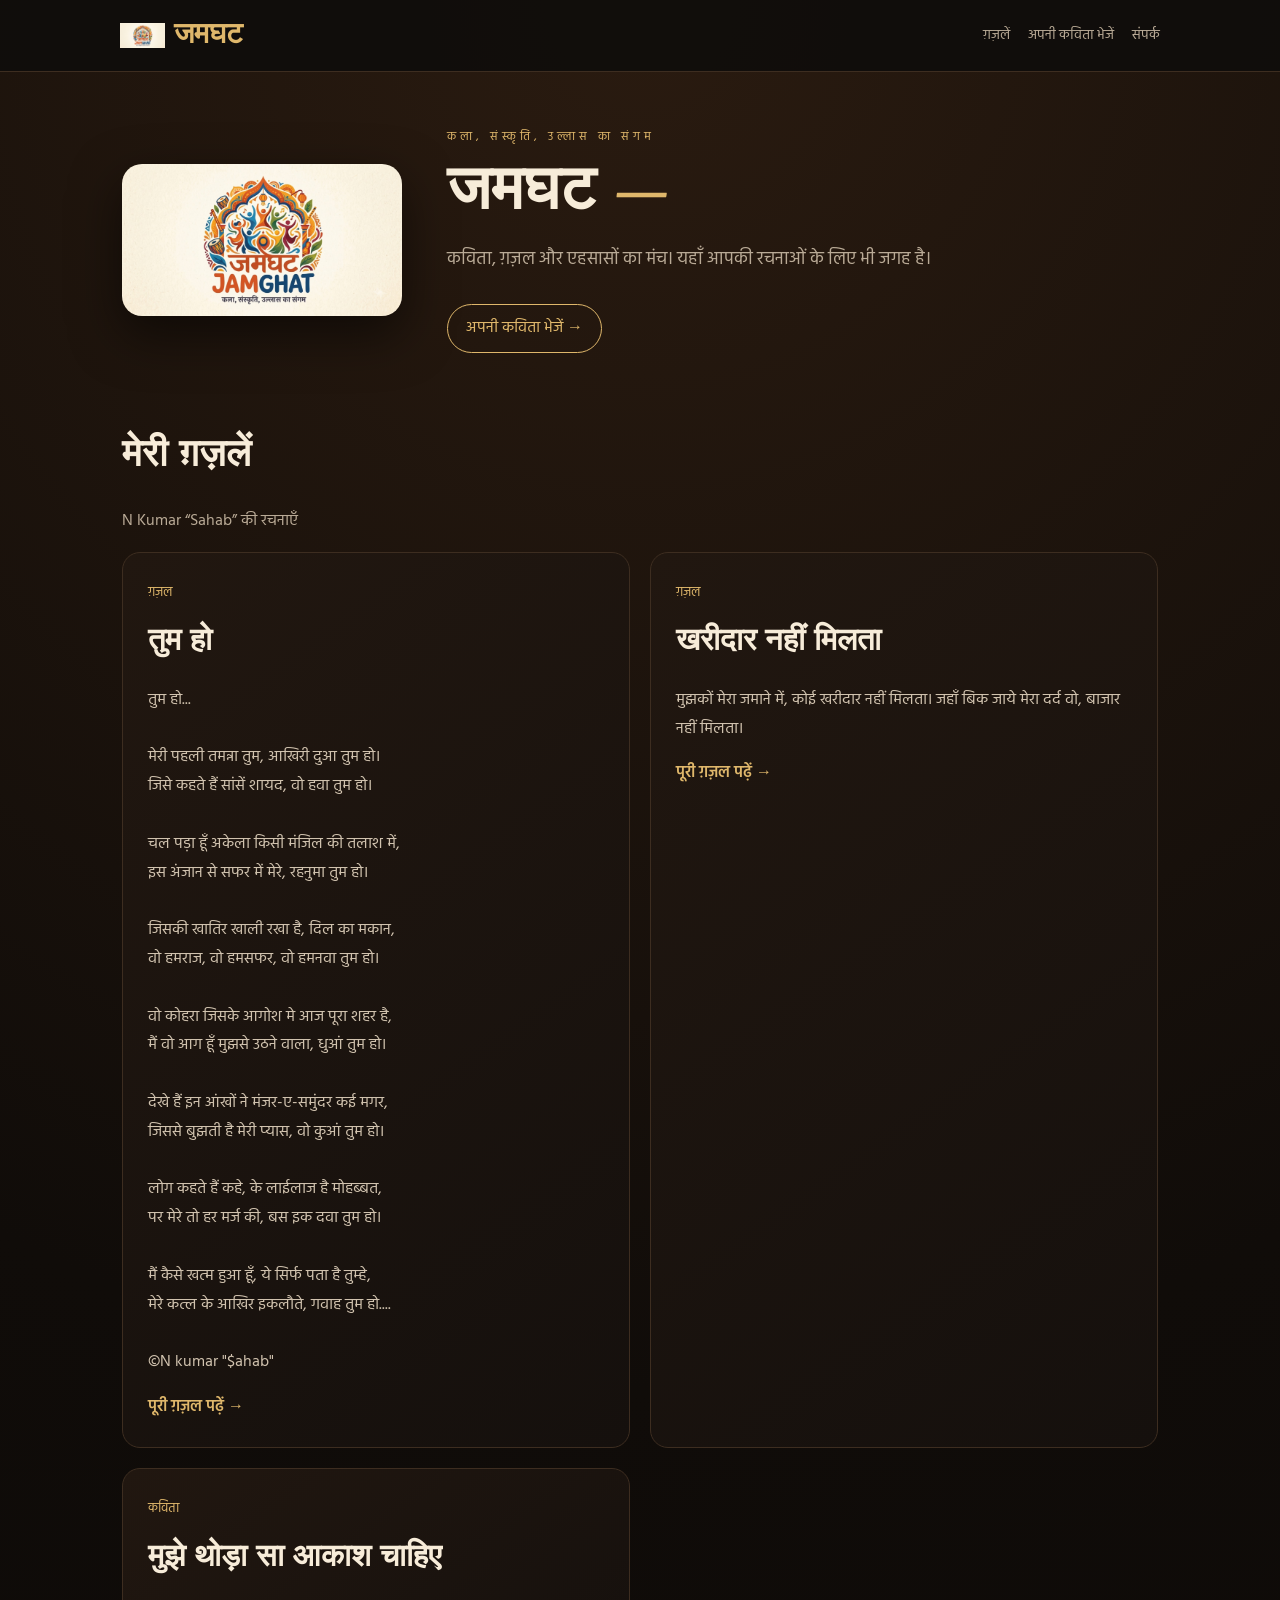
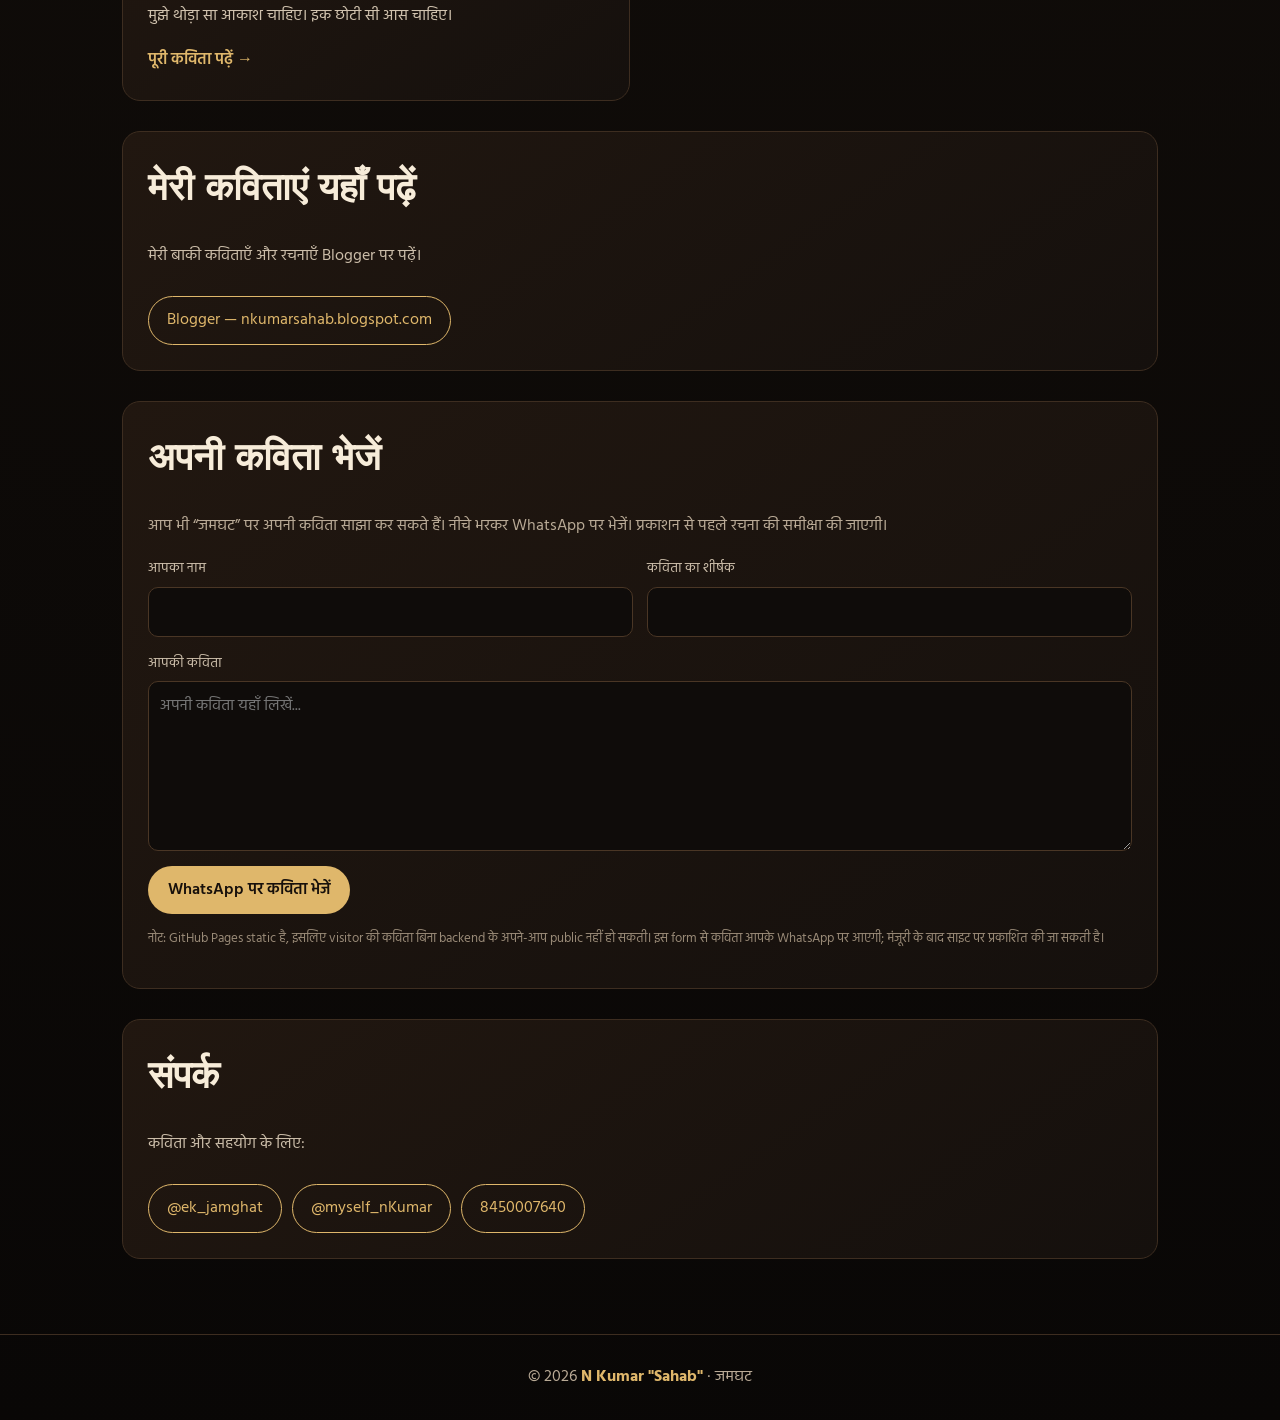
<file: index.html>
<!doctype html><html lang="hi"><head><meta charset="utf-8"><meta name="viewport" content="width=device-width,initial-scale=1"><title>जमघट </title><link rel="stylesheet" href="style.css"></head><body>
<header class="nav"><div class="navin"><a class="brand" href="index.html"><img src="logo.png" alt="जमघट">जमघट</a><nav class="links"><a href="#ghazal">ग़ज़लें</a><a href="#submit">अपनी कविता भेजें</a><a href="#contact">संपर्क</a></nav></div></header>
<section class="hero"><img class="hero-logo" src="logo.png" alt="जमघट लोगो"><div><div class="eyebrow">कला, संस्कृति, उल्लास का संगम</div><h1>जमघट <em>— </em></h1><p>कविता, ग़ज़ल और एहसासों का मंच। यहाँ आपकी रचनाओं के लिए भी जगह है।</p><a class="btn" href="#submit">अपनी कविता भेजें →</a></div></section>
<main class="wrap"><section id="ghazal"><h2 class="title">मेरी ग़ज़लें</h2><p class="sub">N Kumar “Sahab” की रचनाएँ</p><div class="grid"><article class="card"><span>ग़ज़ल</span><h2>तुम हो</h2><p>तुम हो... 

मेरी पहली तमन्ना तुम, आखिरी दुआ तुम हो। 
जिसे कहते हैं सांसें शायद, वो हवा तुम हो।

चल पड़ा हूँ अकेला किसी मंजिल की तलाश में, 
इस अंजान से सफर में मेरे, रहनुमा तुम हो। 

जिसकी खातिर खाली रखा है, दिल का मकान, 
वो हमराज, वो हमसफर, वो हमनवा तुम हो। 

वो कोहरा जिसके आगोश मे आज पूरा शहर है, 
मैं वो आग हूँ मुझसे उठने वाला, धुआं तुम हो। 

देखे हैं इन आंखों ने मंजर-ए-समुंदर कई मगर, 
जिससे बुझती है मेरी प्यास, वो कुआं तुम हो। 

लोग कहते हैं कहे, के लाईलाज है मोहब्बत, 
पर मेरे तो हर मर्ज की, बस इक दवा तुम हो। 

मैं कैसे खत्म हुआ हूँ, ये सिर्फ पता है तुम्हे, 
मेरे कत्ल के आखिर इकलौते, गवाह तुम हो.... 

©N kumar "$ahab"
</p><a class="read" href="poem-1.html">पूरी ग़ज़ल पढ़ें →</a></article><article class="card"><span>ग़ज़ल</span><h2>खरीदार नहीं मिलता</h2><p>मुझकों मेरा जमाने में, कोई खरीदार नहीं मिलता। जहाँ बिक जाये मेरा दर्द वो, बाजार नहीं मिलता। </p><a class="read" href="poem-2.html">पूरी ग़ज़ल पढ़ें →</a></article><article class="card"><span>कविता</span><h2>मुझे थोड़ा सा आकाश चाहिए</h2><p>मुझे थोड़ा सा आकाश चाहिए। इक छोटी सी आस चाहिए।</p><a class="read" href="poem-3.html">पूरी कविता पढ़ें →</a></article></div></section>
<section class="about"><h2 class="title">मेरी कविताएं यहाँ पढ़ें</h2><p>मेरी बाकी कविताएँ और रचनाएँ Blogger पर पढ़ें।</p><div class="socials"><a href="https://nkumarsahab.blogspot.com/" target="_blank">Blogger — nkumarsahab.blogspot.com</a></div></section>
<section class="submit" id="submit"><h2 class="title">अपनी कविता भेजें</h2><p class="sub">आप भी “जमघट” पर अपनी कविता साझा कर सकते हैं। नीचे भरकर WhatsApp पर भेजें। प्रकाशन से पहले रचना की समीक्षा की जाएगी।</p>
<form id="f"><div class="formgrid"><div class="field"><label>आपका नाम</label><input id="n" required></div><div class="field"><label>कविता का शीर्षक</label><input id="t" required></div><div class="field full"><label>आपकी कविता</label><textarea id="p" required placeholder="अपनी कविता यहाँ लिखें..."></textarea></div></div><button class="send">WhatsApp पर कविता भेजें</button></form>
<p class="hint">नोट: GitHub Pages static है, इसलिए visitor की कविता बिना backend के अपने-आप public नहीं हो सकती। इस form से कविता आपके WhatsApp पर आएगी; मंजूरी के बाद साइट पर प्रकाशित की जा सकती है।</p></section>
<section class="contact" id="contact"><h2 class="title">संपर्क</h2><p>कविता और सहयोग के लिए:</p><div class="socials"><a href="https://www.instagram.com/ek_jamghat/" target="_blank">@ek_jamghat</a><a href="https://www.instagram.com/myself_nkumar/" target="_blank">@myself_nKumar</a><a href="tel:+918450007640">8450007640</a></div></section></main>
<footer>© 2026 <b>N Kumar "Sahab"</b> · जमघट</footer>
<script>
document.getElementById('f').addEventListener('submit',function(e){e.preventDefault();
var name=document.getElementById('n').value,title=document.getElementById('t').value,poem=document.getElementById('p').value;
var msg='नमस्ते N Kumar Sahab,%0A%0Aनाम: '+encodeURIComponent(name)+'%0Aशीर्षक: '+encodeURIComponent(title)+'%0A%0Aकविता:%0A'+encodeURIComponent(poem);
window.open('https://wa.me/918450007640?text='+msg,'_blank');
});
</script></body></html>
</file>
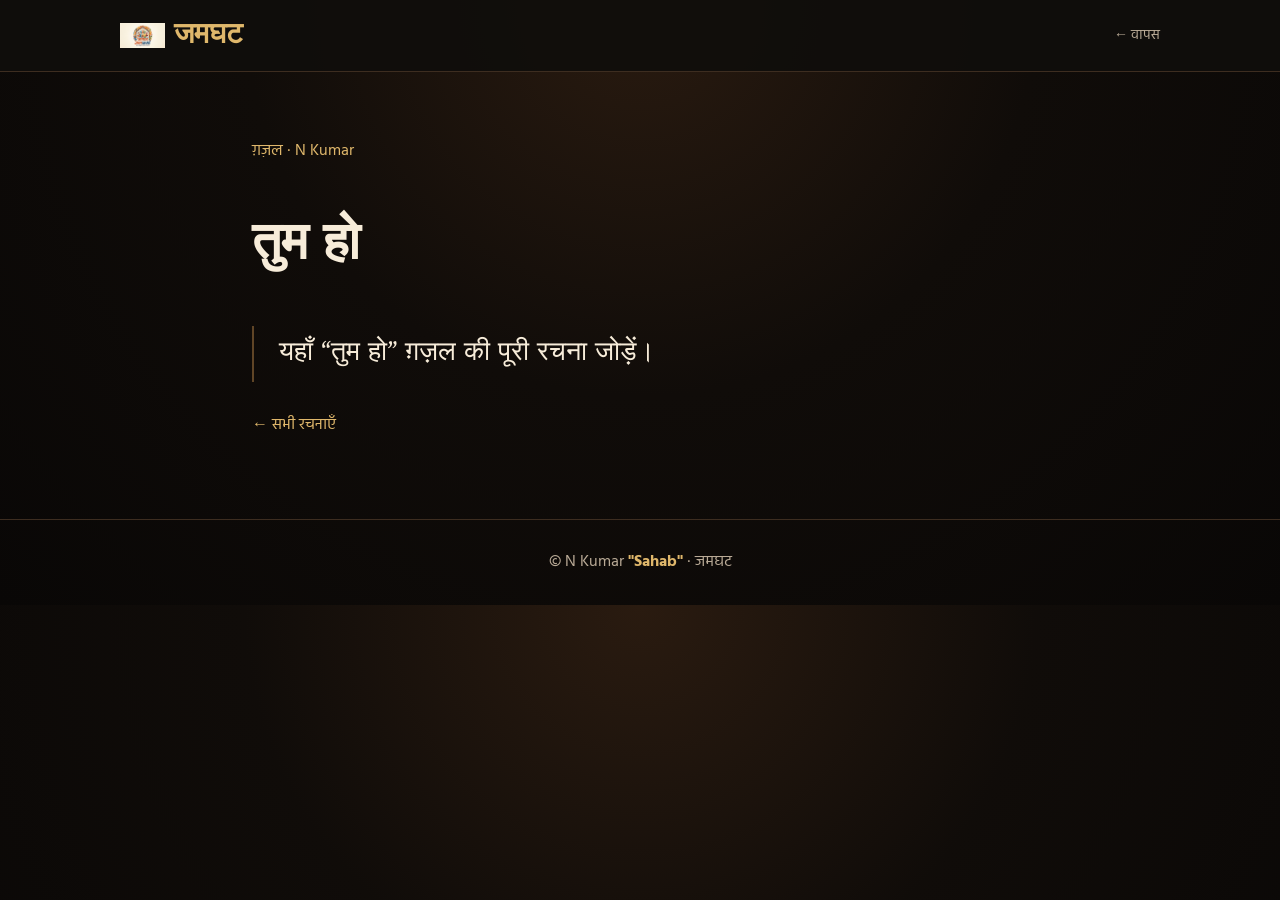
<file: poem-1.html>
<!doctype html><html lang="hi"><head><meta charset="utf-8"><meta name="viewport" content="width=device-width,initial-scale=1"><title>तुम हो — जमघट</title><link rel="stylesheet" href="style.css"></head><body><header class="nav"><div class="navin"><a class="brand" href="index.html"><img src="logo.png" alt="जमघट">जमघट</a><a class="links" href="index.html">← वापस</a></div></header><main class="poem"><div class="meta">ग़ज़ल · N Kumar</div><h1>तुम हो</h1><div class="text">यहाँ “तुम हो” ग़ज़ल की पूरी रचना जोड़ें।</div><br><a class="back" href="index.html">← सभी रचनाएँ</a></main><footer>© N Kumar <b>"Sahab"</b> · जमघट</footer></body></html>
</file>
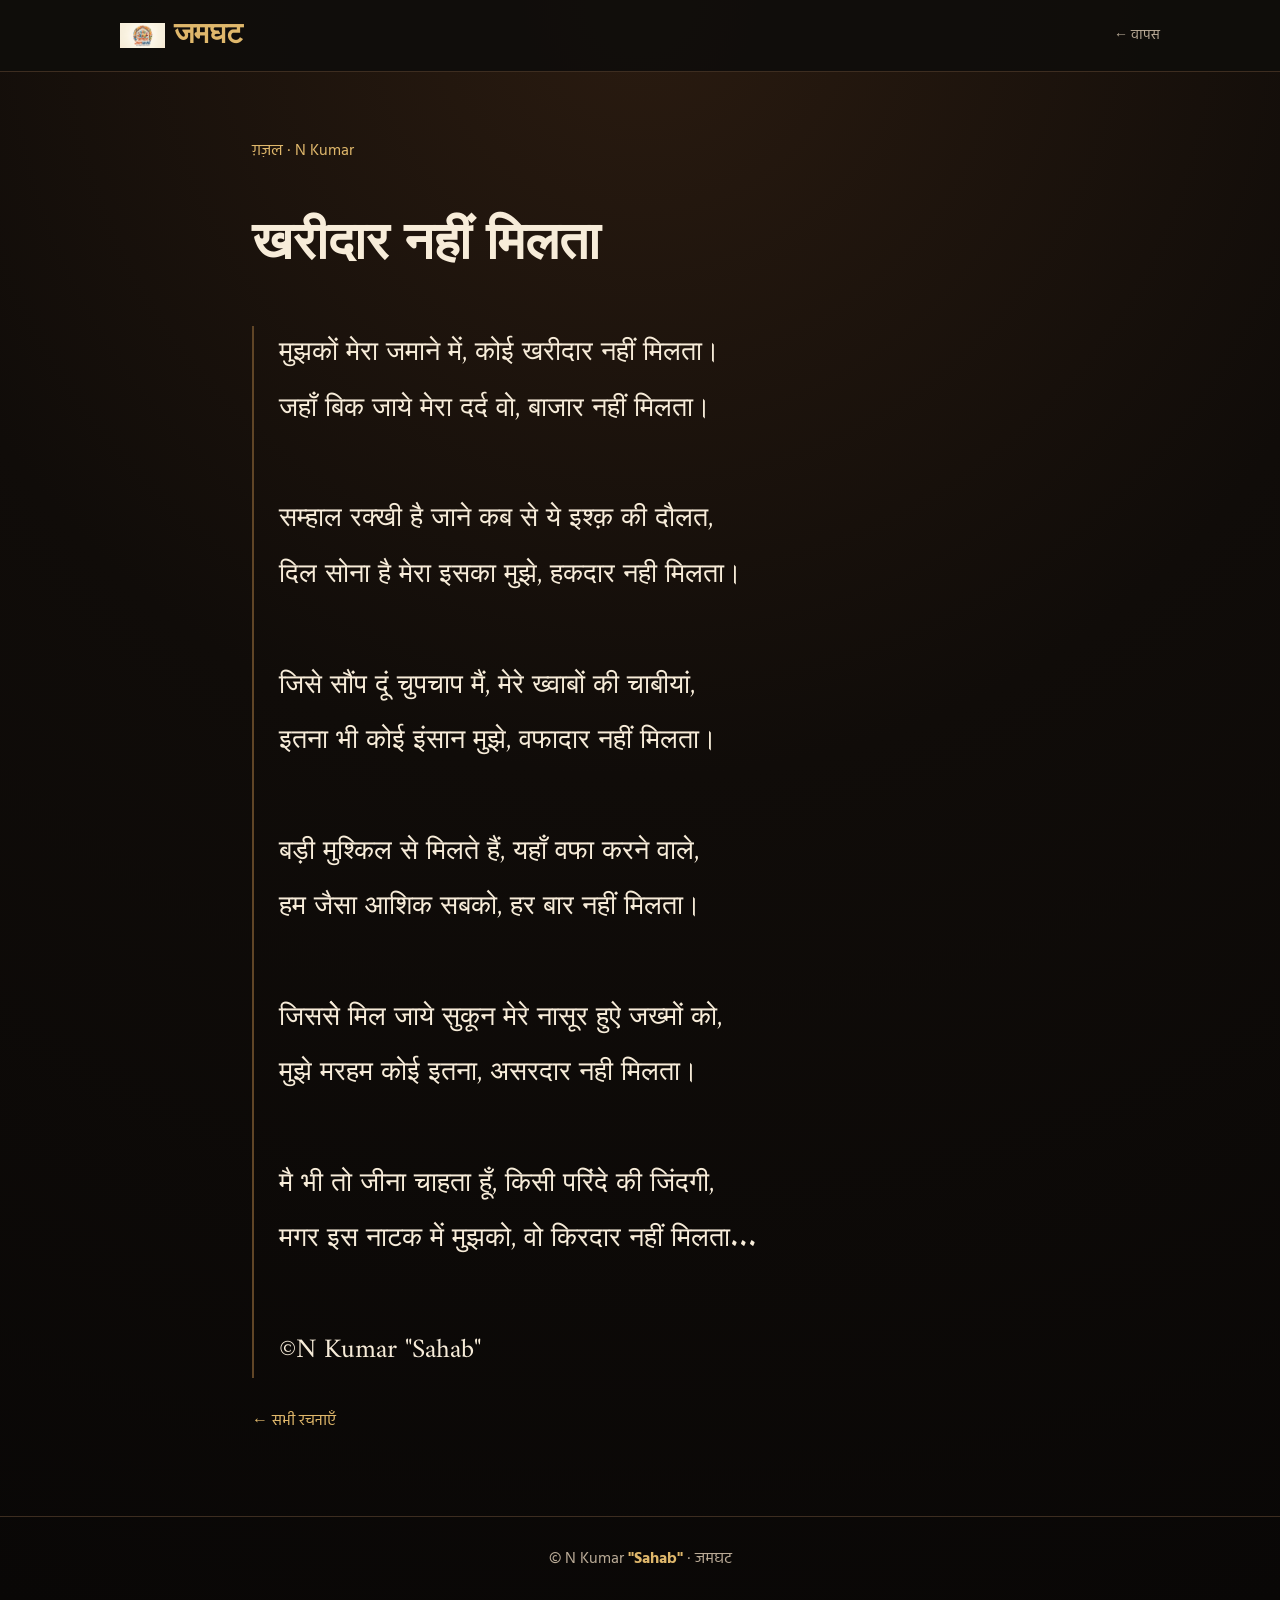
<file: poem-2.html>
<!doctype html><html lang="hi"><head><meta charset="utf-8"><meta name="viewport" content="width=device-width,initial-scale=1"><title>खरीदार नहीं मिलता — जमघट</title><link rel="stylesheet" href="style.css"></head><body><header class="nav"><div class="navin"><a class="brand" href="index.html"><img src="logo.png" alt="जमघट">जमघट</a><a class="links" href="index.html">← वापस</a></div></header><main class="poem"><div class="meta">ग़ज़ल · N Kumar</div><h1>खरीदार नहीं मिलता</h1><div class="text">मुझकों मेरा जमाने में, कोई खरीदार नहीं मिलता।
जहाँ बिक जाये मेरा दर्द वो, बाजार नहीं मिलता। 

सम्हाल रक्खी है जाने कब से ये इश्क़ की दौलत, 
दिल सोना है मेरा इसका मुझे, हकदार नही मिलता।

जिसे सौंप दूं चुपचाप मैं, मेरे ख्वाबों की चाबीयां, 
इतना भी कोई इंसान मुझे, वफादार नहीं मिलता।

बड़ी मुश्किल से मिलते हैं, यहाँ वफा करने वाले, 
हम जैसा आशिक सबको, हर बार नहीं मिलता। 

जिससेे मिल जाये सुकून मेरे नासूर हुऐ जख्मों को, 
मुझे मरहम कोई इतना, असरदार नही मिलता।

मै भी तो जीना चाहता हूँ, किसी परिंदे की जिंदगी, 
मगर इस नाटक में मुझको, वो किरदार नहीं मिलता...

©N Kumar &quot;Sahab&quot; </div><br><a class="back" href="index.html">← सभी रचनाएँ</a></main><footer>© N Kumar <b>"Sahab"</b> · जमघट</footer></body></html>
</file>
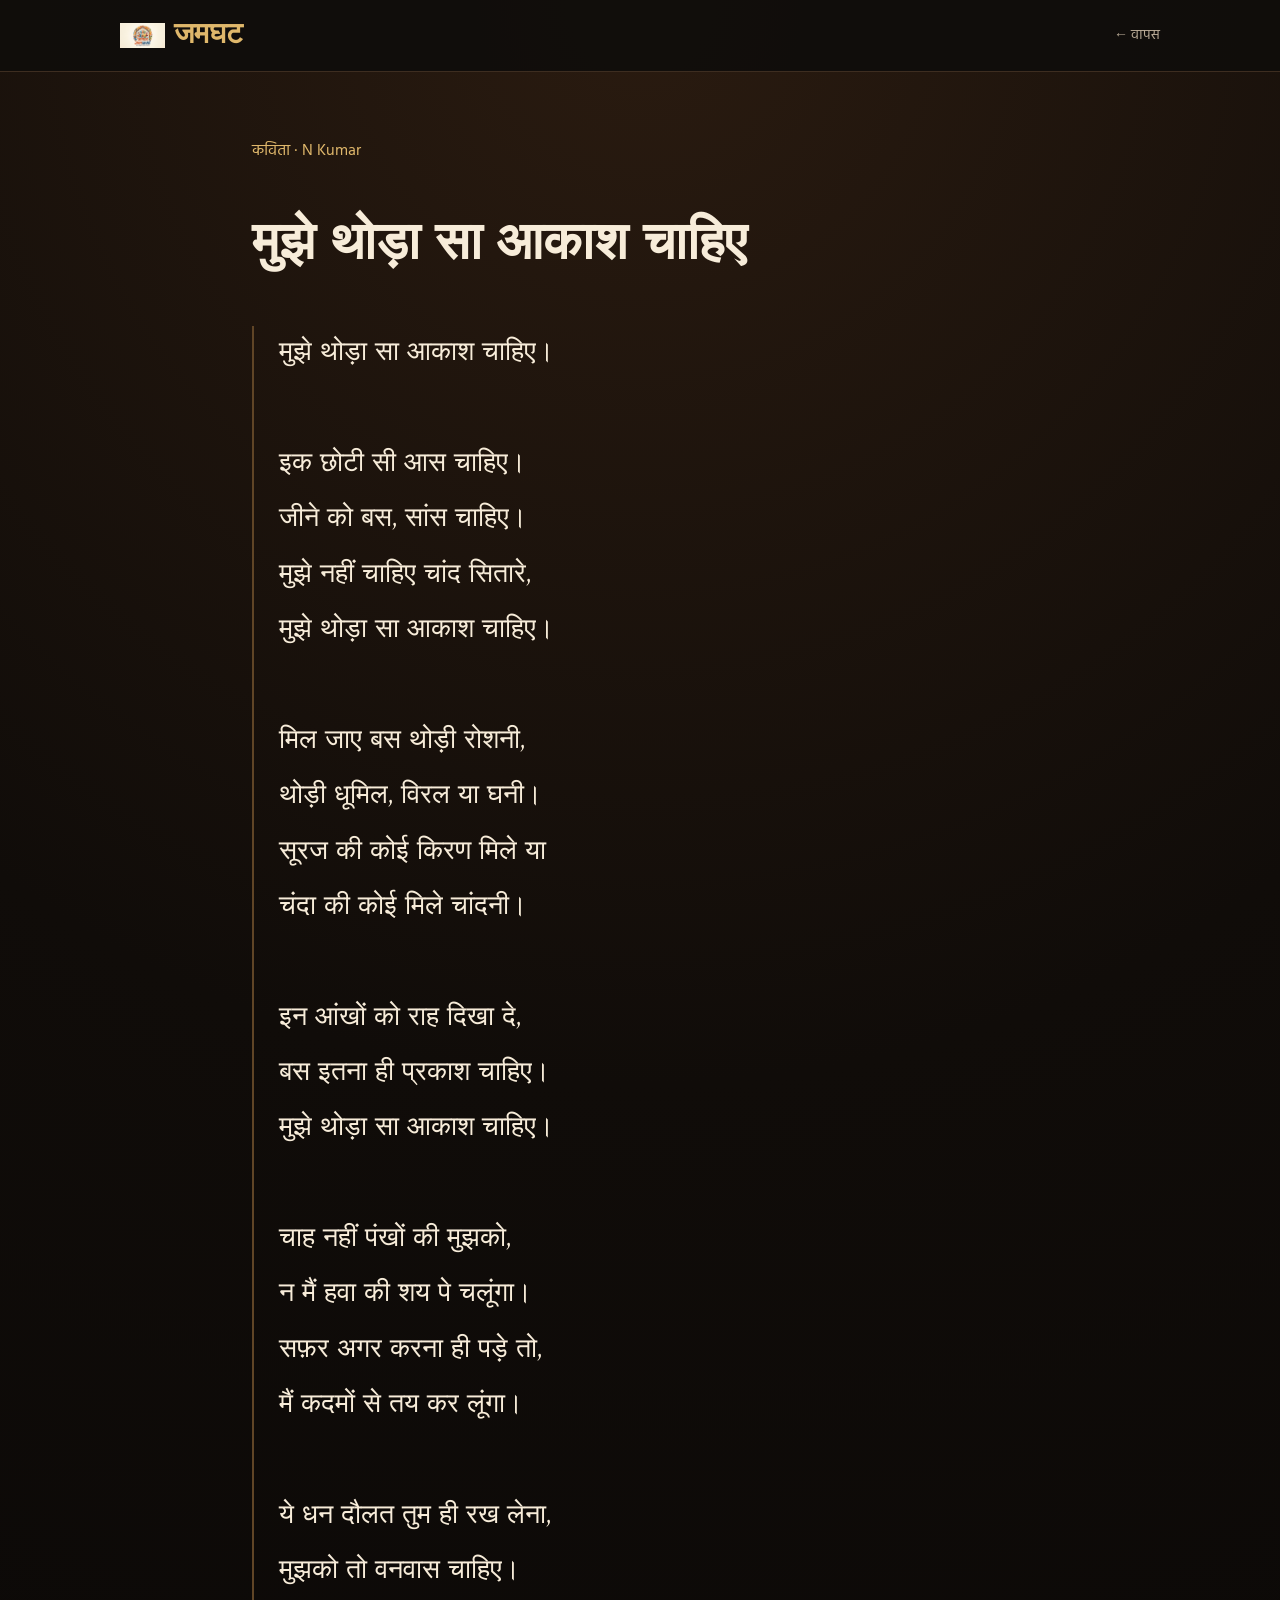
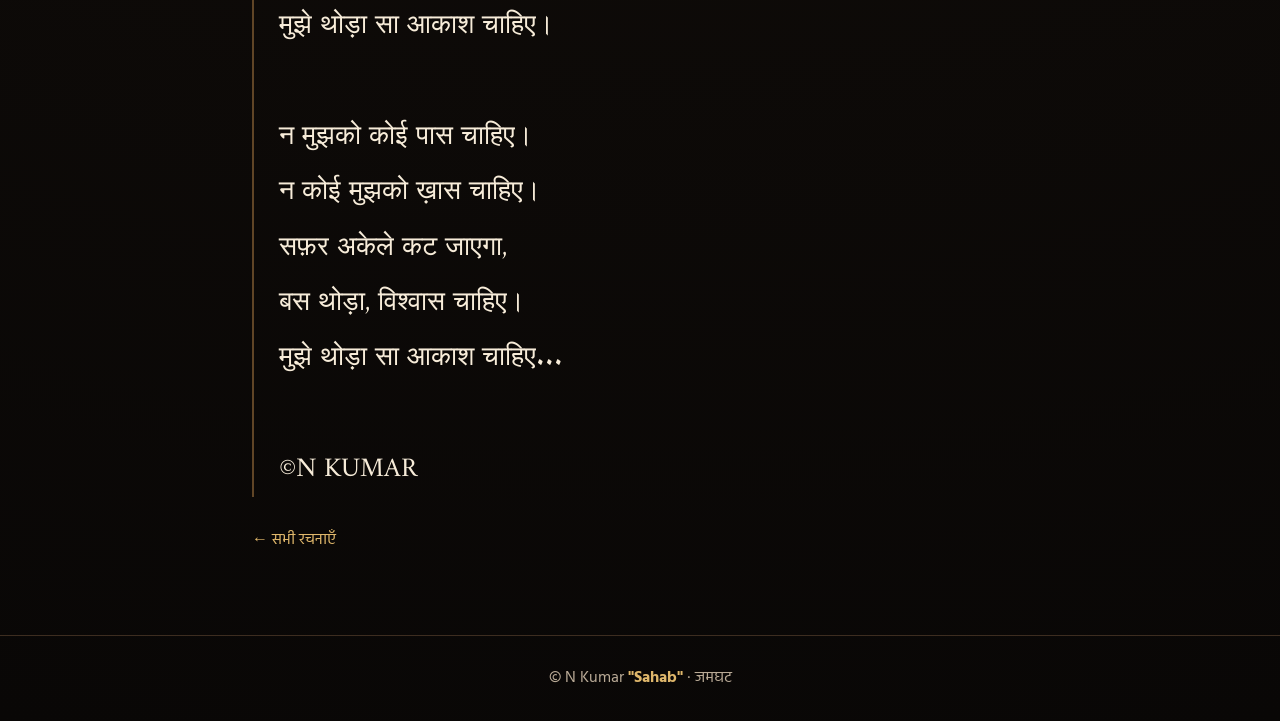
<file: poem-3.html>
<!doctype html><html lang="hi"><head>
<meta charset="utf-8"><meta name="viewport" content="width=device-width,initial-scale=1">
<title>मुझे थोड़ा सा आकाश चाहिए — जमघट</title><link rel="stylesheet" href="style.css">
</head><body>
<header class="nav"><div class="navin">
<a class="brand" href="index.html"><img src="logo.png" alt="जमघट">जमघट</a>
<a class="links" href="index.html">← वापस</a>
</div></header>
<main class="poem">
<div class="meta">कविता · N Kumar</div>
<h1>मुझे थोड़ा सा आकाश चाहिए</h1>
<div class="text">मुझे थोड़ा सा आकाश चाहिए।

इक छोटी सी आस चाहिए।
जीने को बस, सांस चाहिए।
मुझे नहीं चाहिए चांद सितारे,
मुझे थोड़ा सा आकाश चाहिए।

मिल जाए बस थोड़ी रोशनी,
थोड़ी धूमिल, विरल या घनी।
सूरज की कोई किरण मिले या
चंदा की कोई मिले चांदनी।

इन आंखों को राह दिखा दे,
बस इतना ही प्रकाश चाहिए।
मुझे थोड़ा सा आकाश चाहिए।

चाह नहीं पंखों की मुझको,
न मैं हवा की शय पे चलूंगा।
सफ़र अगर करना ही पड़े तो,
मैं कदमों से तय कर लूंगा।

ये धन दौलत तुम ही रख लेना,
मुझको तो वनवास चाहिए।
मुझे थोड़ा सा आकाश चाहिए।

न मुझको कोई पास चाहिए।
न कोई मुझको ख़ास चाहिए।
सफ़र अकेले कट जाएगा,
बस थोड़ा, विश्वास चाहिए।
मुझे थोड़ा सा आकाश चाहिए...

©N KUMAR</div>
<br><a class="back" href="index.html">← सभी रचनाएँ</a>
</main>
<footer>© N Kumar <b>"Sahab"</b> · जमघट</footer>
</body></html>
</file>
<file: style.css>
@import url('https://fonts.googleapis.com/css2?family=Amiri:wght@400;700&family=Hind:wght@400;600;700&display=swap');
:root{--bg:#100d0b;--gold:#dfb76b;--cream:#f7ecd9;--muted:#b9aa96;--line:#3d2d20}
*{box-sizing:border-box}body{margin:0;background:radial-gradient(circle at top,#2a1b10,#100c09 45%,#090706);color:var(--cream);font-family:Hind,sans-serif;line-height:1.8}a{color:inherit;text-decoration:none}
.nav{position:sticky;top:0;z-index:5;background:#100d0bec;border-bottom:1px solid var(--line)}.navin{max-width:1080px;margin:auto;padding:10px 20px;display:flex;align-items:center;justify-content:space-between}.brand{display:flex;align-items:center;gap:9px;color:var(--gold);font:700 29px Amiri}.brand img{width:45px;height:45px;object-fit:contain}.links{display:flex;gap:18px;color:var(--muted);font-size:14px}
.hero{max-width:1080px;margin:auto;padding:55px 22px 70px;display:grid;grid-template-columns:280px 1fr;gap:45px;align-items:center}.hero-logo{width:100%;border-radius:20px;filter:drop-shadow(0 18px 25px #0008)}.eyebrow{letter-spacing:4px;color:var(--gold);font-size:12px}.hero h1,.title{font-family:Amiri;font-weight:700}.hero h1{font-size:62px;line-height:1.05;margin:12px 0}.hero h1 em{color:var(--gold);font-style:normal}.hero p{color:var(--muted);font-size:18px}.btn,.socials a{display:inline-block;border:1px solid var(--gold);border-radius:28px;padding:9px 18px;color:var(--gold);margin-top:10px}
.wrap{max-width:1080px;margin:auto;padding:0 22px 75px}.title{font-size:38px;margin:0}.sub{color:var(--muted)}.grid{display:grid;grid-template-columns:repeat(2,1fr);gap:20px}.card,.about,.submit,.contact{background:linear-gradient(145deg,#211710,#15100d);border:1px solid var(--line);border-radius:18px;padding:25px}.card span{color:var(--gold);font-size:13px}.card h2{font:700 31px Amiri;margin:8px 0}.card p{color:#d0c2ae;white-space:pre-line}.read{color:var(--gold);font-weight:600}.about,.submit,.contact{margin-top:30px}.about p,.contact p{color:#cbbda9}.socials{display:flex;flex-wrap:wrap;gap:10px}
.formgrid{display:grid;grid-template-columns:1fr 1fr;gap:14px}.field{display:flex;flex-direction:column;gap:5px}.full{grid-column:1/-1}.field label{color:#cbbda9;font-size:14px}.field input,.field textarea{background:#0f0c0a;color:var(--cream);border:1px solid #4a3625;border-radius:10px;padding:11px;font:16px Hind}.field textarea{min-height:170px}.send{margin-top:15px;border:0;border-radius:25px;padding:11px 20px;background:var(--gold);color:#17100b;font:600 16px Hind}.hint{color:#998a77;font-size:13px}
.poem{max-width:820px;margin:auto;padding:65px 22px 80px}.meta{color:var(--gold)}.poem h1{font:700 52px Amiri}.text{font:27px/2.05 Amiri;white-space:pre-line;border-left:2px solid #604526;padding-left:25px}.back{color:var(--gold)}footer{text-align:center;border-top:1px solid var(--line);padding:28px;color:var(--muted)}footer b{color:var(--gold)}
@media(max-width:760px){.hero{grid-template-columns:1fr;text-align:center}.hero-logo{width:210px;margin:auto}.hero h1{font-size:52px}.grid,.formgrid{grid-template-columns:1fr}.full{grid-column:auto}.links{gap:8px;font-size:12px}.poem h1{font-size:42px}.text{font-size:23px}}
</file>
